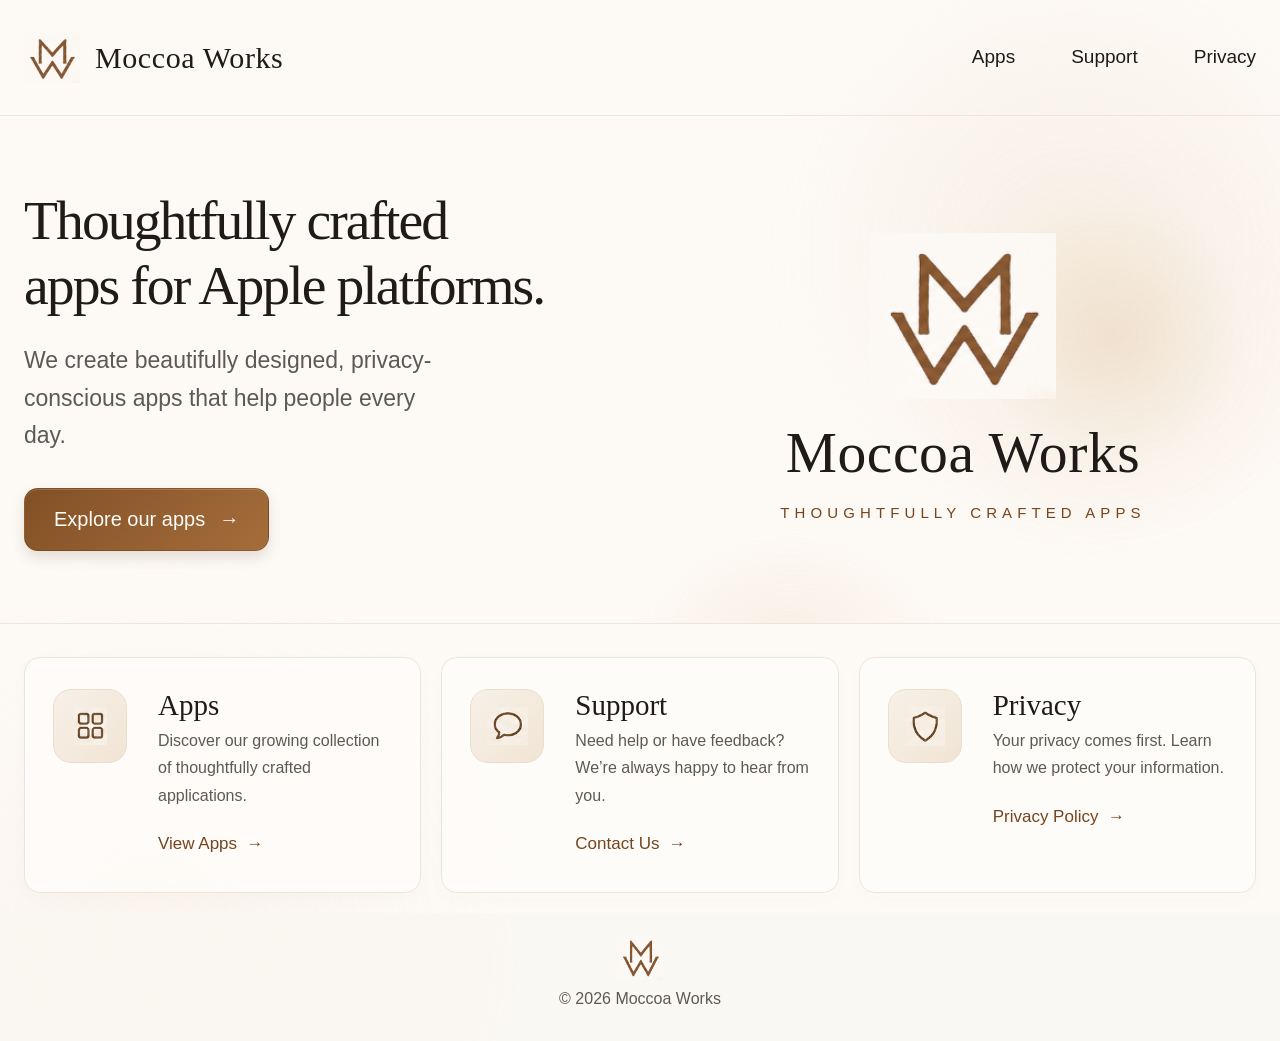
<file: index.html>
<!DOCTYPE html>
<html lang="en">
<head>
  <meta charset="UTF-8">
  <meta name="viewport" content="width=device-width, initial-scale=1.0">
  <title>Moccoa Works</title>
  <meta name="description" content="Thoughtfully crafted apps for Apple platforms.">
  <link rel="stylesheet" href="style.css">
</head>
<body>
  <header>
    <a href="index.html" class="brand" aria-label="Moccoa Works home">
      <img class="brand-mark" src="assets/moccoa-works-logo.png" alt="">
      <span>Moccoa Works</span>
    </a>
    <nav aria-label="Primary navigation"><a href="apps/">Apps</a><a href="support/">Support</a><a href="privacy/">Privacy</a></nav>
  </header>

  <main>
    <section class="hero">
      <div class="hero-copy">
        <h1>Thoughtfully crafted<br>apps for Apple platforms.</h1>
        <p>We create beautifully designed, privacy-conscious apps that help people every day.</p>
        <a class="button" href="apps/">Explore our apps <span aria-hidden="true">→</span></a>
      </div>
      <div class="hero-brand" aria-label="Moccoa Works — thoughtfully crafted apps">
        <img class="brand-mark" src="assets/moccoa-works-logo.png" alt="">
        <div class="hero-brand-name">Moccoa Works</div><div class="tagline">THOUGHTFULLY CRAFTED APPS</div>
      </div>
    </section>

    <section class="cards" aria-label="Explore Moccoa Works">
      <article class="card home-card"><div class="card-icon"><img src="assets/apps-icon.png" alt=""></div><div><h2>Apps</h2><p>Discover our growing collection of thoughtfully crafted applications.</p><a href="apps/">View Apps&nbsp; →</a></div></article>
      <article class="card home-card"><div class="card-icon"><img src="assets/support-icon.png" alt=""></div><div><h2>Support</h2><p>Need help or have feedback? We’re always happy to hear from you.</p><a href="support/">Contact Us&nbsp; →</a></div></article>
      <article class="card home-card"><div class="card-icon"><img src="assets/privacy-icon.png" alt=""></div><div><h2>Privacy</h2><p>Your privacy comes first. Learn how we protect your information.</p><a href="privacy/">Privacy Policy&nbsp; →</a></div></article>
    </section>
  </main>

  <footer>
    <img class="footer-mark" src="assets/moccoa-works-logo.png" alt="">
    © 2026 Moccoa Works
  </footer>
</body>
</html>
</file>
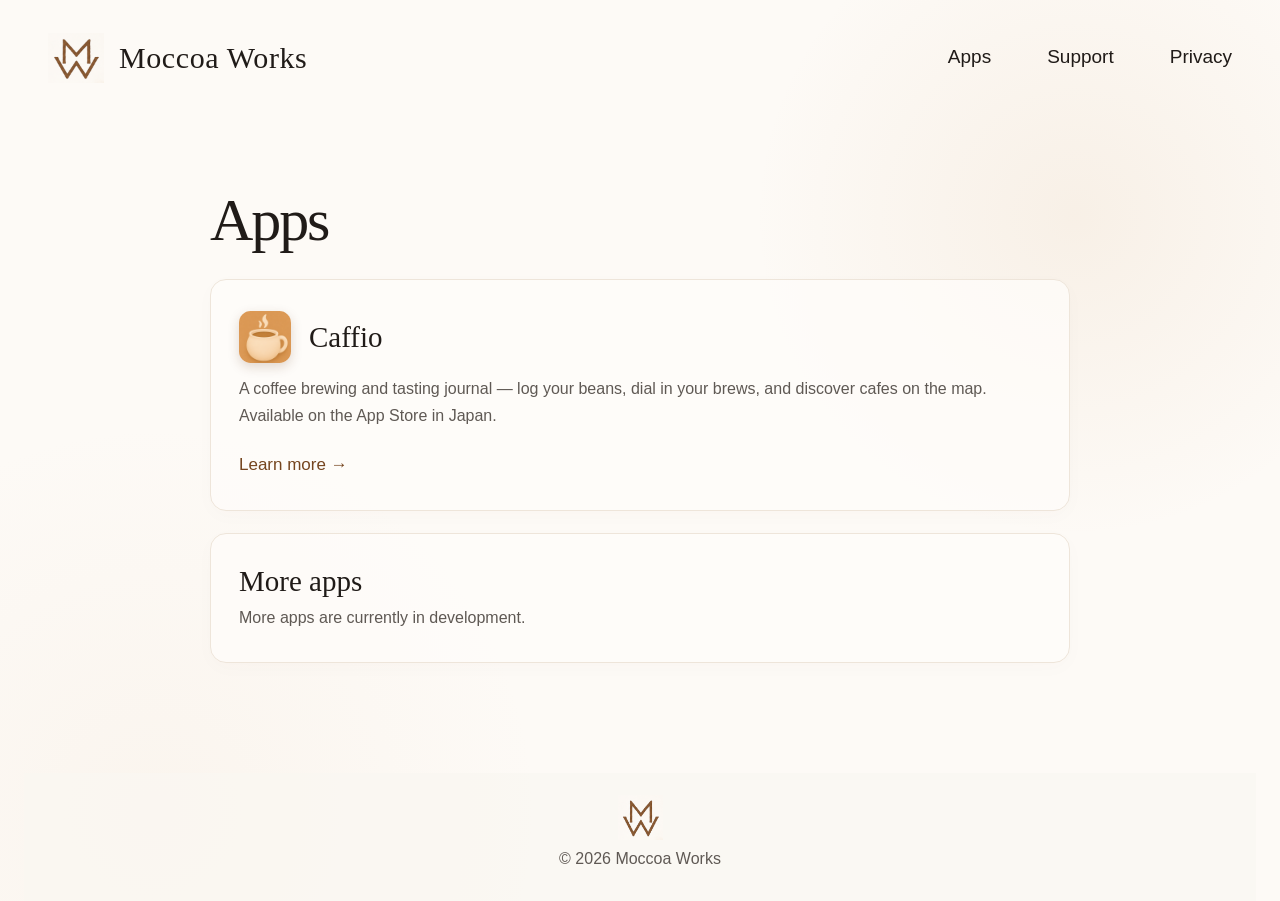
<file: apps/index.html>
<!DOCTYPE html>
<html lang="en">
<head>
  <meta charset="UTF-8">
  <meta name="viewport" content="width=device-width, initial-scale=1.0">
  <title>Apps | Moccoa Works</title>
  <link rel="stylesheet" href="../style.css">
</head>

<body>
  <div class="container">

    <header class="header">
      <a href="../index.html" class="brand" aria-label="Moccoa Works home">
        <img class="brand-mark" src="../assets/moccoa-works-logo.png" alt=""><span>Moccoa Works</span>
      </a>
      <nav>
        <a href="index.html">Apps</a>
        <a href="../support/index.html">Support</a>
        <a href="../privacy/">Privacy</a>
      </nav>
    </header>

    <main class="content">

      <h1>Apps</h1>

      <div class="card">
        <div class="app-title">
          <img class="app-icon small" src="../assets/caffio-icon.png" alt="Caffio app icon">
          <h2>Caffio</h2>
        </div>
        <p>
          A coffee brewing and tasting journal — log your beans,
          dial in your brews, and discover cafes on the map.
        </p>
        <p class="muted">
          Available on the App Store in Japan.
        </p>
        <a href="caffio/">Learn more →</a>
      </div>

      <div class="card">
        <h2>More apps</h2>
        <p>
          More apps are currently in development.
        </p>
      </div>

    </main>

    <footer class="footer"><img class="footer-mark" src="../assets/moccoa-works-logo.png" alt="">© 2026 Moccoa Works</footer>

  </div>
</body>
</html>
</file>
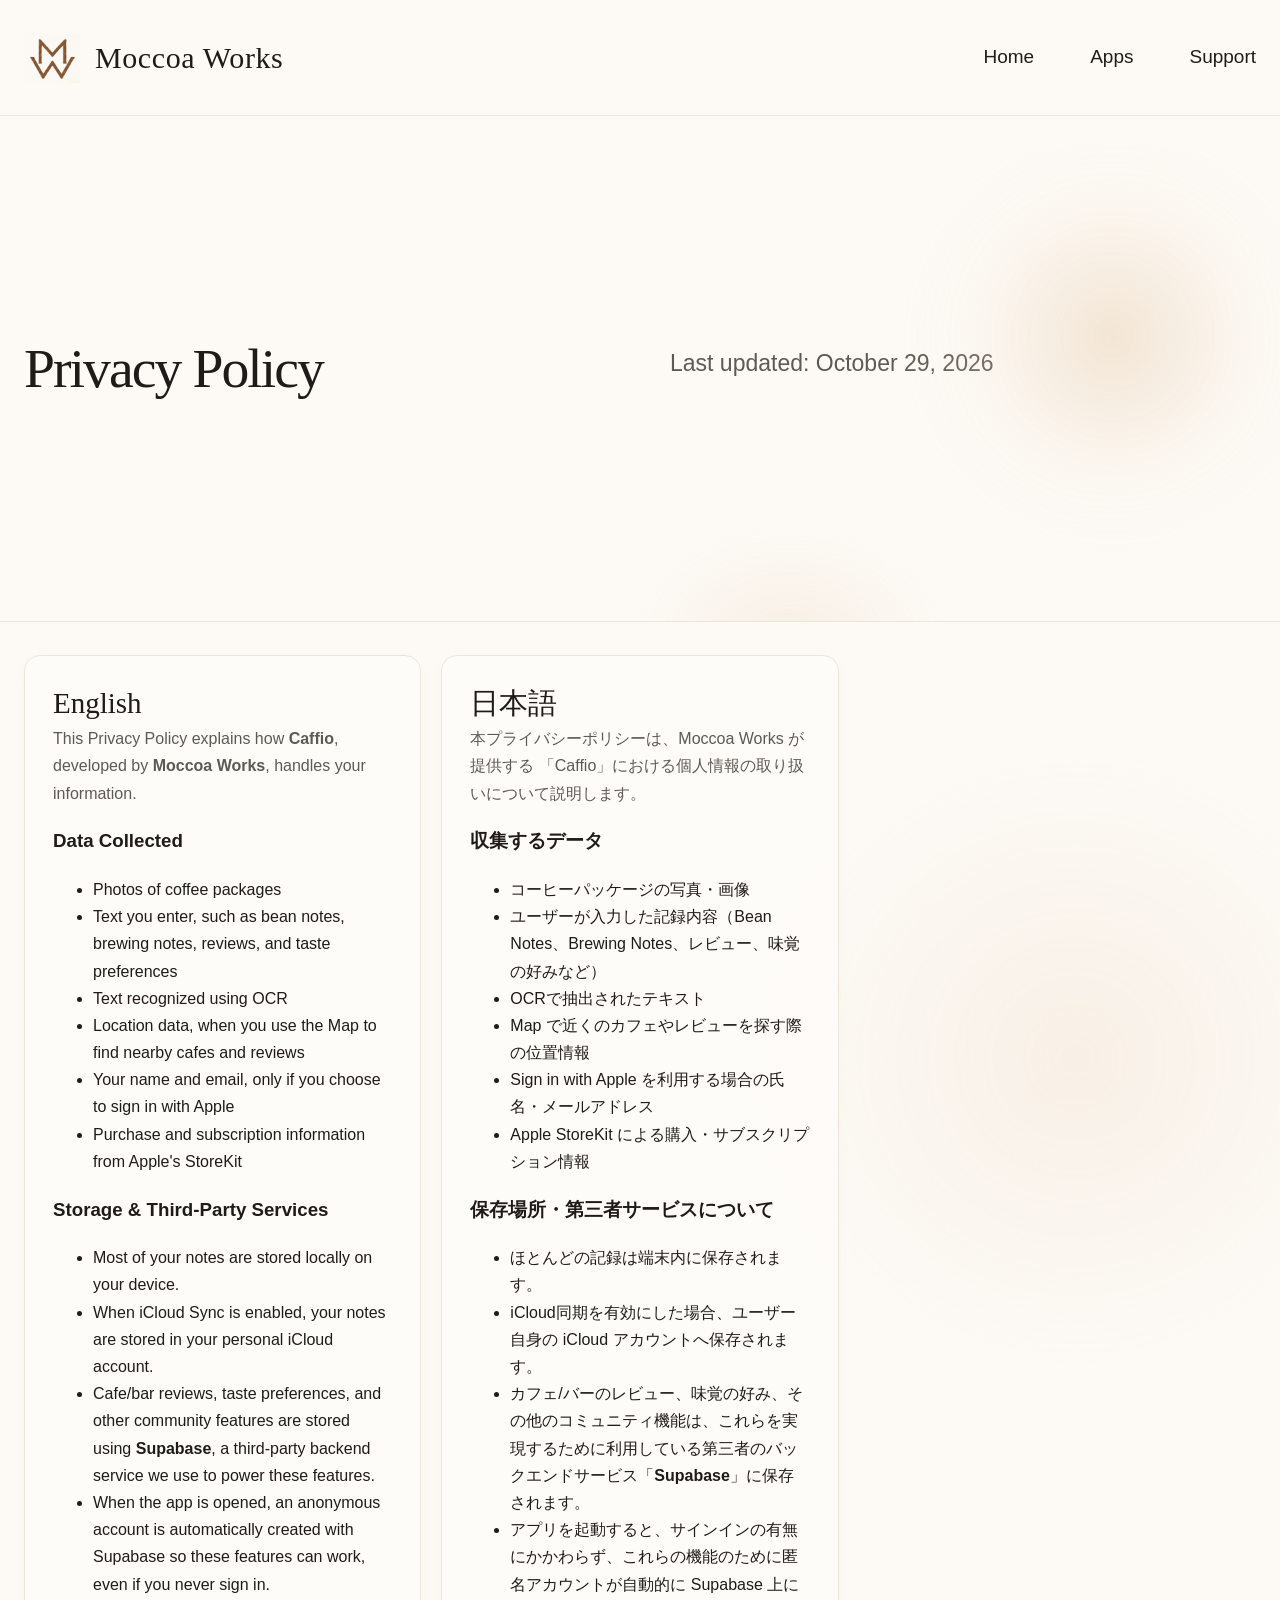
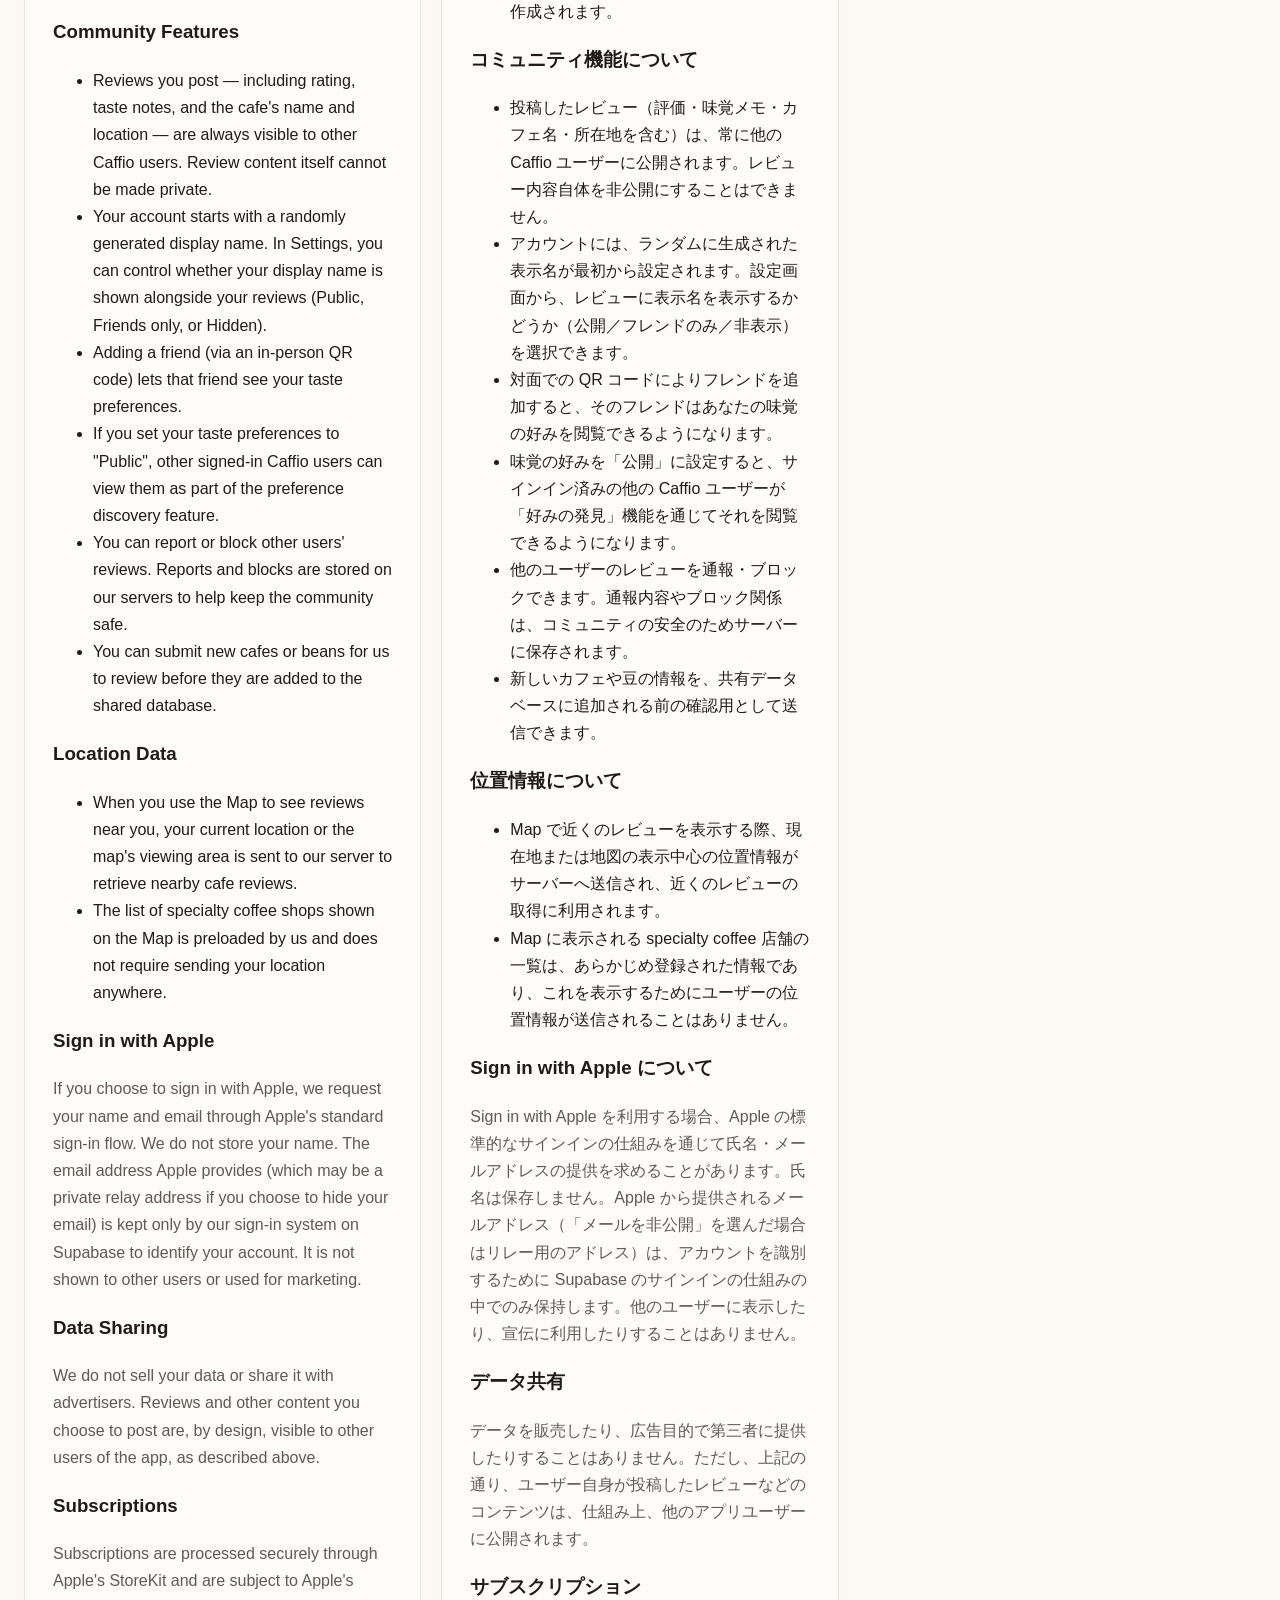
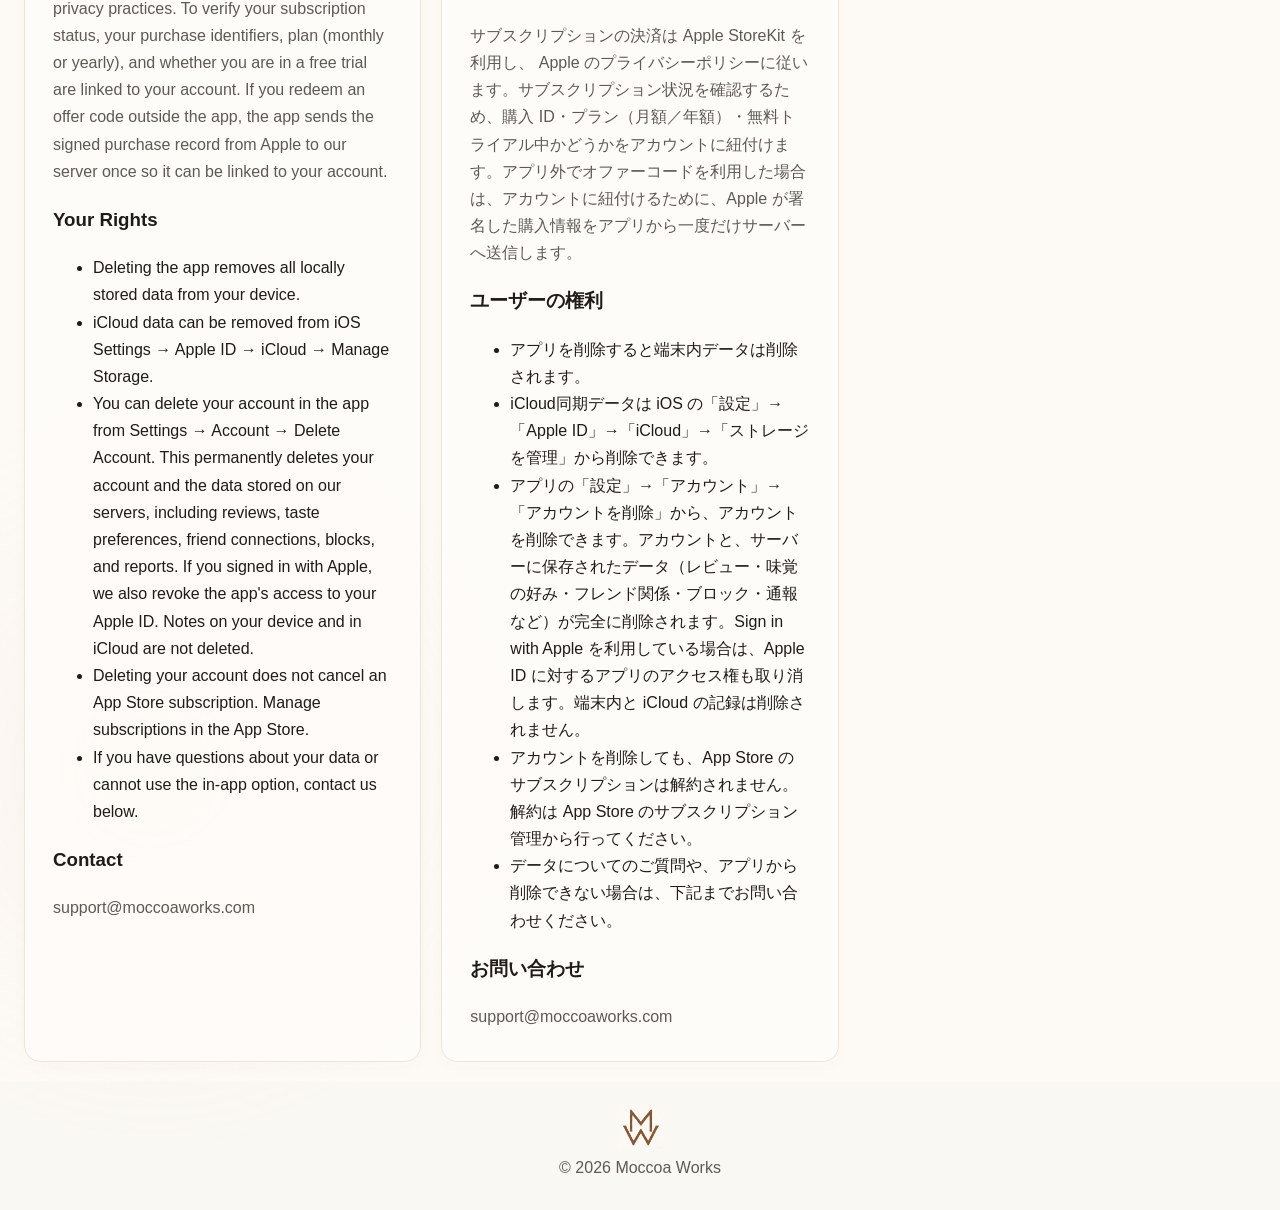
<file: privacy/index.html>
<!DOCTYPE html>
<html lang="en">
<head>
<meta charset="UTF-8">
<meta name="viewport" content="width=device-width, initial-scale=1.0">
<title>Privacy Policy | Moccoa Works</title>
<link rel="stylesheet" href="../style.css">
</head>

<body>

<header>
<a href="../index.html" class="brand" aria-label="Moccoa Works home">
<img class="brand-mark" src="../assets/moccoa-works-logo.png" alt=""><span>Moccoa Works</span>
</a>

<nav>
<a href="../">Home</a>
<a href="../apps/">Apps</a>
<a href="../support/">Support</a>
</nav>
</header>

<section class="hero">

<h1>Privacy Policy</h1>

<p>
Last updated: October 29, 2026
</p>

</section>

<section class="cards">

<div class="card">

<h2>English</h2>

<p>
This Privacy Policy explains how <strong>Caffio</strong>, developed by
<strong>Moccoa Works</strong>, handles your information.
</p>

<h3>Data Collected</h3>

<ul>
<li>Photos of coffee packages</li>
<li>Text you enter, such as bean notes, brewing notes, reviews, and taste preferences</li>
<li>Text recognized using OCR</li>
<li>Location data, when you use the Map to find nearby cafes and reviews</li>
<li>Your name and email, only if you choose to sign in with Apple</li>
<li>Purchase and subscription information from Apple's StoreKit</li>
</ul>

<h3>Storage &amp; Third-Party Services</h3>

<ul>
<li>Most of your notes are stored locally on your device.</li>
<li>When iCloud Sync is enabled, your notes are stored in your personal iCloud account.</li>
<li>Cafe/bar reviews, taste preferences, and other community features are stored using <strong>Supabase</strong>, a third-party backend service we use to power these features.</li>
<li>When the app is opened, an anonymous account is automatically created with Supabase so these features can work, even if you never sign in.</li>
</ul>

<h3>Community Features</h3>

<ul>
<li>Reviews you post — including rating, taste notes, and the cafe's name and location — are always visible to other Caffio users. Review content itself cannot be made private.</li>
<li>Your account starts with a randomly generated display name. In Settings, you can control whether your display name is shown alongside your reviews (Public, Friends only, or Hidden).</li>
<li>Adding a friend (via an in-person QR code) lets that friend see your taste preferences.</li>
<li>If you set your taste preferences to "Public", other signed-in Caffio users can view them as part of the preference discovery feature.</li>
<li>You can report or block other users' reviews. Reports and blocks are stored on our servers to help keep the community safe.</li>
<li>You can submit new cafes or beans for us to review before they are added to the shared database.</li>
</ul>

<h3>Location Data</h3>

<ul>
<li>When you use the Map to see reviews near you, your current location or the map's viewing area is sent to our server to retrieve nearby cafe reviews.</li>
<li>The list of specialty coffee shops shown on the Map is preloaded by us and does not require sending your location anywhere.</li>
</ul>

<h3>Sign in with Apple</h3>

<p>
If you choose to sign in with Apple, we request your name and email through Apple's standard sign-in flow. We do not store your name. The email address Apple provides (which may be a private relay address if you choose to hide your email) is kept only by our sign-in system on Supabase to identify your account. It is not shown to other users or used for marketing.
</p>

<h3>Data Sharing</h3>

<p>
We do not sell your data or share it with advertisers. Reviews and other content you choose to post are, by design, visible to other users of the app, as described above.
</p>

<h3>Subscriptions</h3>

<p>
Subscriptions are processed securely through Apple's StoreKit and are subject to Apple's privacy practices. To verify your subscription status, your purchase identifiers, plan (monthly or yearly), and whether you are in a free trial are linked to your account. If you redeem an offer code outside the app, the app sends the signed purchase record from Apple to our server once so it can be linked to your account.
</p>

<h3>Your Rights</h3>

<ul>
<li>Deleting the app removes all locally stored data from your device.</li>
<li>iCloud data can be removed from iOS Settings → Apple ID → iCloud → Manage Storage.</li>
<li>You can delete your account in the app from Settings → Account → Delete Account. This permanently deletes your account and the data stored on our servers, including reviews, taste preferences, friend connections, blocks, and reports. If you signed in with Apple, we also revoke the app's access to your Apple ID. Notes on your device and in iCloud are not deleted.</li>
<li>Deleting your account does not cancel an App Store subscription. Manage subscriptions in the App Store.</li>
<li>If you have questions about your data or cannot use the in-app option, contact us below.</li>
</ul>

<h3>Contact</h3>

<p>

support@moccoaworks.com

</p>

</div>

<div class="card">

<h2>日本語</h2>

<p>

本プライバシーポリシーは、Moccoa Works が提供する
「Caffio」における個人情報の取り扱いについて説明します。

</p>

<h3>収集するデータ</h3>

<ul>

<li>コーヒーパッケージの写真・画像</li>

<li>ユーザーが入力した記録内容（Bean Notes、Brewing Notes、レビュー、味覚の好みなど）</li>

<li>OCRで抽出されたテキスト</li>

<li>Map で近くのカフェやレビューを探す際の位置情報</li>

<li>Sign in with Apple を利用する場合の氏名・メールアドレス</li>

<li>Apple StoreKit による購入・サブスクリプション情報</li>

</ul>

<h3>保存場所・第三者サービスについて</h3>

<ul>

<li>ほとんどの記録は端末内に保存されます。</li>

<li>iCloud同期を有効にした場合、ユーザー自身の iCloud アカウントへ保存されます。</li>

<li>カフェ/バーのレビュー、味覚の好み、その他のコミュニティ機能は、これらを実現するために利用している第三者のバックエンドサービス「<strong>Supabase</strong>」に保存されます。</li>

<li>アプリを起動すると、サインインの有無にかかわらず、これらの機能のために匿名アカウントが自動的に Supabase 上に作成されます。</li>

</ul>

<h3>コミュニティ機能について</h3>

<ul>

<li>投稿したレビュー（評価・味覚メモ・カフェ名・所在地を含む）は、常に他の Caffio ユーザーに公開されます。レビュー内容自体を非公開にすることはできません。</li>

<li>アカウントには、ランダムに生成された表示名が最初から設定されます。設定画面から、レビューに表示名を表示するかどうか（公開／フレンドのみ／非表示）を選択できます。</li>

<li>対面での QR コードによりフレンドを追加すると、そのフレンドはあなたの味覚の好みを閲覧できるようになります。</li>

<li>味覚の好みを「公開」に設定すると、サインイン済みの他の Caffio ユーザーが「好みの発見」機能を通じてそれを閲覧できるようになります。</li>

<li>他のユーザーのレビューを通報・ブロックできます。通報内容やブロック関係は、コミュニティの安全のためサーバーに保存されます。</li>

<li>新しいカフェや豆の情報を、共有データベースに追加される前の確認用として送信できます。</li>

</ul>

<h3>位置情報について</h3>

<ul>

<li>Map で近くのレビューを表示する際、現在地または地図の表示中心の位置情報がサーバーへ送信され、近くのレビューの取得に利用されます。</li>

<li>Map に表示される specialty coffee 店舗の一覧は、あらかじめ登録された情報であり、これを表示するためにユーザーの位置情報が送信されることはありません。</li>

</ul>

<h3>Sign in with Apple について</h3>

<p>

Sign in with Apple を利用する場合、Apple の標準的なサインインの仕組みを通じて氏名・メールアドレスの提供を求めることがあります。氏名は保存しません。Apple から提供されるメールアドレス（「メールを非公開」を選んだ場合はリレー用のアドレス）は、アカウントを識別するために Supabase のサインインの仕組みの中でのみ保持します。他のユーザーに表示したり、宣伝に利用したりすることはありません。

</p>

<h3>データ共有</h3>

<p>

データを販売したり、広告目的で第三者に提供したりすることはありません。ただし、上記の通り、ユーザー自身が投稿したレビューなどのコンテンツは、仕組み上、他のアプリユーザーに公開されます。

</p>

<h3>サブスクリプション</h3>

<p>

サブスクリプションの決済は Apple StoreKit を利用し、
Apple のプライバシーポリシーに従います。サブスクリプション状況を確認するため、購入 ID・プラン（月額／年額）・無料トライアル中かどうかをアカウントに紐付けます。アプリ外でオファーコードを利用した場合は、アカウントに紐付けるために、Apple が署名した購入情報をアプリから一度だけサーバーへ送信します。

</p>

<h3>ユーザーの権利</h3>

<ul>

<li>アプリを削除すると端末内データは削除されます。</li>

<li>iCloud同期データは iOS の「設定」→「Apple ID」→「iCloud」→「ストレージを管理」から削除できます。</li>

<li>アプリの「設定」→「アカウント」→「アカウントを削除」から、アカウントを削除できます。アカウントと、サーバーに保存されたデータ（レビュー・味覚の好み・フレンド関係・ブロック・通報など）が完全に削除されます。Sign in with Apple を利用している場合は、Apple ID に対するアプリのアクセス権も取り消します。端末内と iCloud の記録は削除されません。</li>

<li>アカウントを削除しても、App Store のサブスクリプションは解約されません。解約は App Store のサブスクリプション管理から行ってください。</li>

<li>データについてのご質問や、アプリから削除できない場合は、下記までお問い合わせください。</li>

</ul>

<h3>お問い合わせ</h3>

<p>

support@moccoaworks.com

</p>

</div>

</section>

<footer><img class="footer-mark" src="../assets/moccoa-works-logo.png" alt="">© 2026 Moccoa Works</footer>

</body>
</html>
</file>
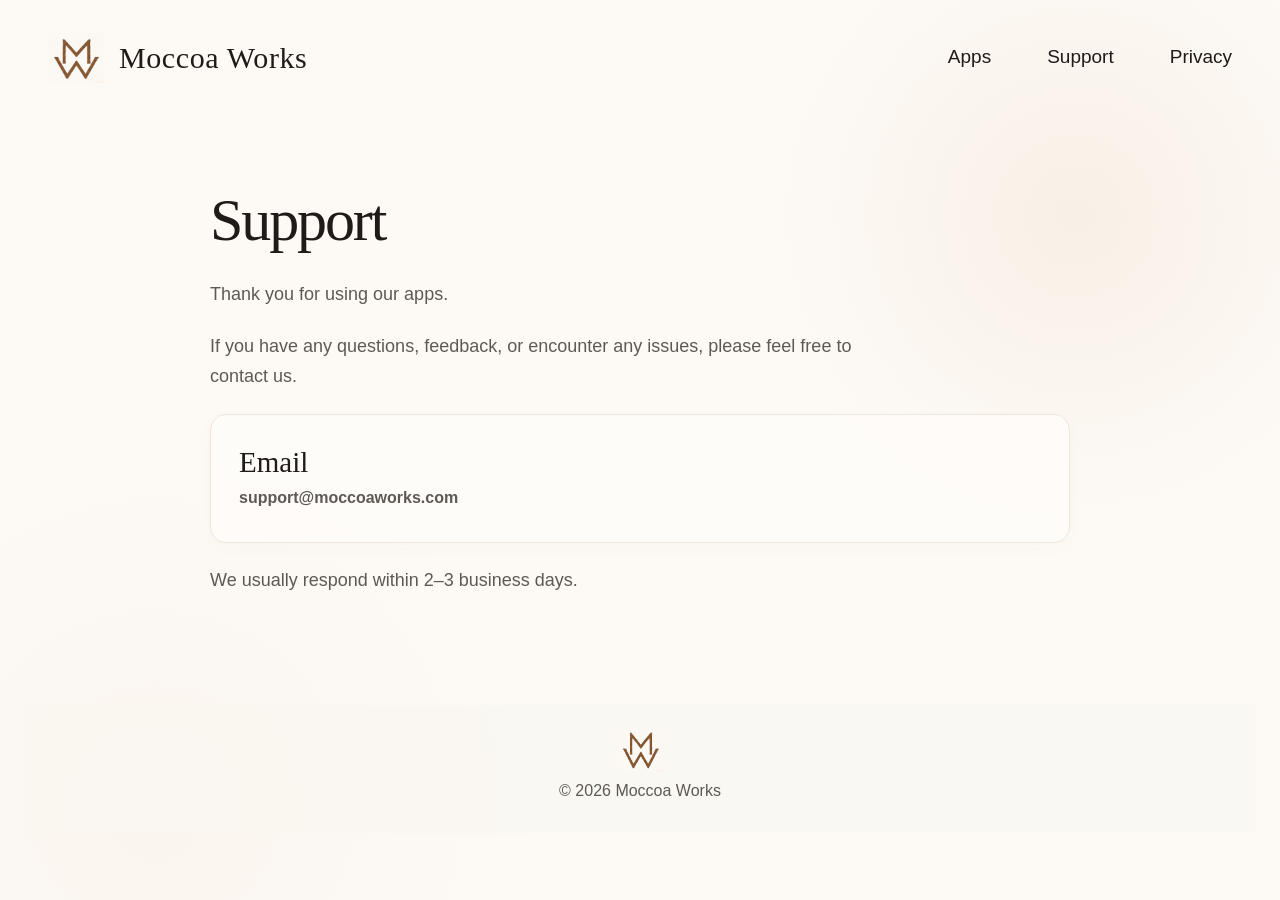
<file: support/index.html>
<!DOCTYPE html>
<html lang="en">
<head>
  <meta charset="UTF-8">
  <meta name="viewport" content="width=device-width, initial-scale=1.0">
  <title>Support | Moccoa Works</title>
  <link rel="stylesheet" href="../style.css">
</head>

<body>
  <div class="container">

    <header class="header">
      <a href="../index.html" class="brand" aria-label="Moccoa Works home">
        <img class="brand-mark" src="../assets/moccoa-works-logo.png" alt=""><span>Moccoa Works</span>
      </a>
      <nav>
        <a href="../apps/index.html">Apps</a>
        <a href="index.html">Support</a>
        <a href="../privacy/">Privacy</a>
      </nav>
    </header>

    <main class="content">

      <h1>Support</h1>

      <p>
        Thank you for using our apps.
      </p>

      <p>
        If you have any questions, feedback, or encounter any issues,
        please feel free to contact us.
      </p>

      <div class="card">
        <h2>Email</h2>
        <p><strong>support@moccoaworks.com</strong></p>
      </div>

      <p class="muted">
        We usually respond within 2–3 business days.
      </p>

    </main>

    <footer class="footer"><img class="footer-mark" src="../assets/moccoa-works-logo.png" alt="">© 2026 Moccoa Works</footer>

  </div>
</body>
</html>
</file>
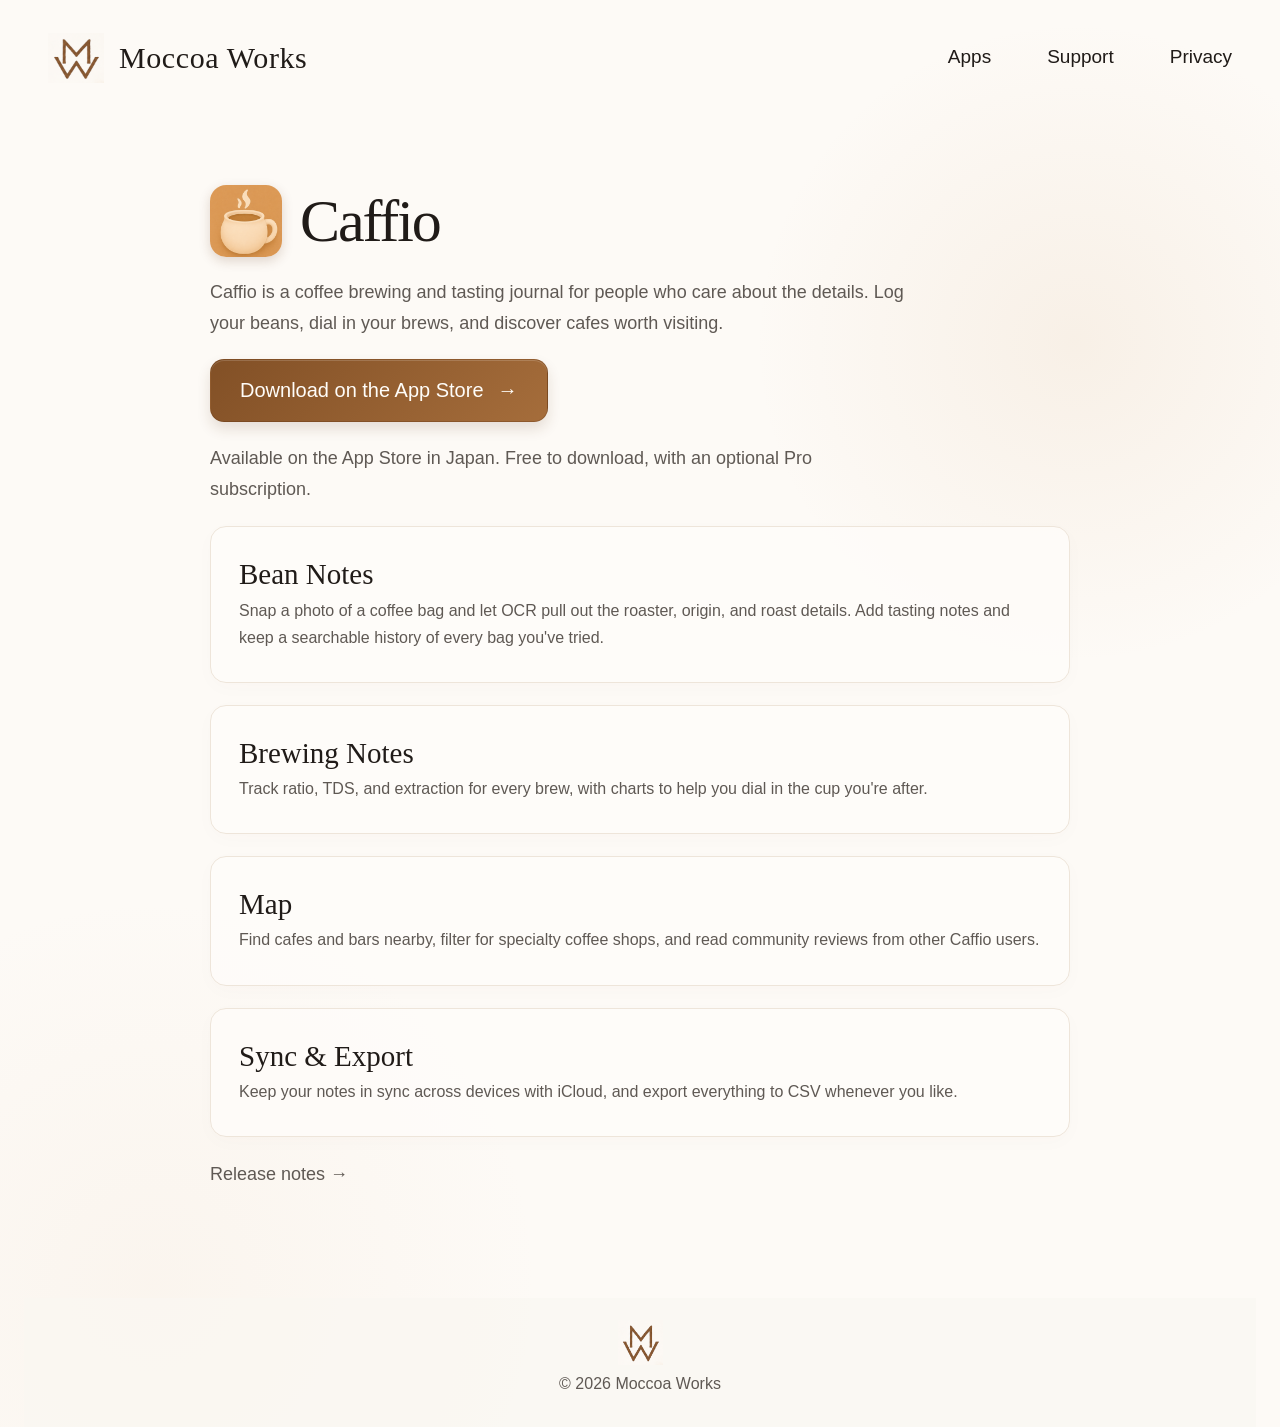
<file: apps/caffio/index.html>
<!DOCTYPE html>
<html lang="en">
<head>
  <meta charset="UTF-8">
  <meta name="viewport" content="width=device-width, initial-scale=1.0">
  <title>Caffio | Moccoa Works</title>
  <link rel="stylesheet" href="../../style.css">
</head>

<body>
  <div class="container">

    <header class="header">
      <a href="../../index.html" class="brand" aria-label="Moccoa Works home">
        <img class="brand-mark" src="../../assets/moccoa-works-logo.png" alt=""><span>Moccoa Works</span>
      </a>
      <nav>
        <a href="../index.html">Apps</a>
        <a href="../../support/index.html">Support</a>
        <a href="../../privacy/">Privacy</a>
      </nav>
    </header>

    <main class="content">

      <div class="app-title">
        <img class="app-icon" src="../../assets/caffio-icon.png" alt="Caffio app icon">
        <h1>Caffio</h1>
      </div>

      <p>
        Caffio is a coffee brewing and tasting journal for people who
        care about the details. Log your beans, dial in your brews,
        and discover cafes worth visiting.
      </p>

      <p>
        <a class="button" href="https://apps.apple.com/jp/app/id6779032328">Download on the App Store <span aria-hidden="true">→</span></a>
      </p>

      <p class="muted">
        Available on the App Store in Japan. Free to download, with an
        optional Pro subscription.
      </p>

      <div class="card">
        <h2>Bean Notes</h2>
        <p>
          Snap a photo of a coffee bag and let OCR pull out the roaster,
          origin, and roast details. Add tasting notes and keep a
          searchable history of every bag you've tried.
        </p>
      </div>

      <div class="card">
        <h2>Brewing Notes</h2>
        <p>
          Track ratio, TDS, and extraction for every brew, with charts
          to help you dial in the cup you're after.
        </p>
      </div>

      <div class="card">
        <h2>Map</h2>
        <p>
          Find cafes and bars nearby, filter for specialty coffee shops,
          and read community reviews from other Caffio users.
        </p>
      </div>

      <div class="card">
        <h2>Sync &amp; Export</h2>
        <p>
          Keep your notes in sync across devices with iCloud, and
          export everything to CSV whenever you like.
        </p>
      </div>

      <p>
        <a href="releases.html">Release notes →</a>
      </p>

    </main>

    <footer class="footer"><img class="footer-mark" src="../../assets/moccoa-works-logo.png" alt="">© 2026 Moccoa Works</footer>

  </div>
</body>
</html>
</file>
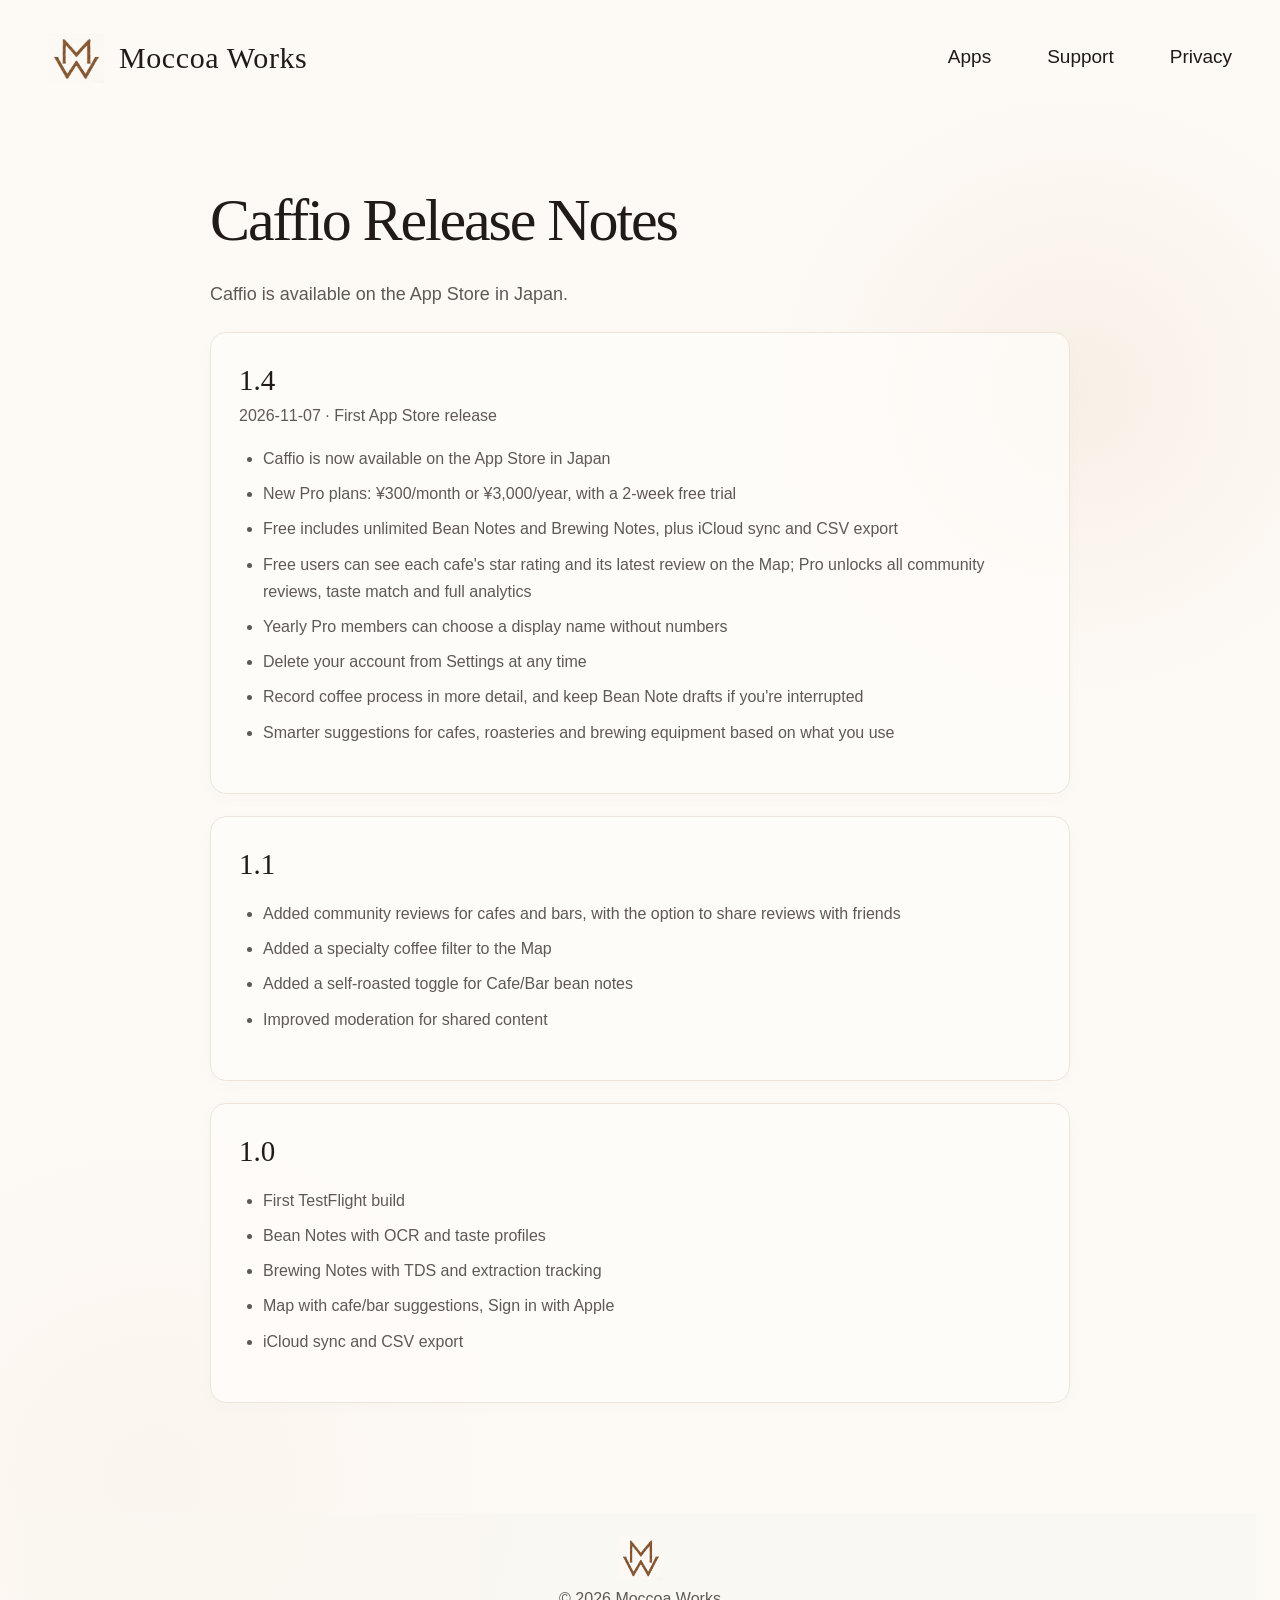
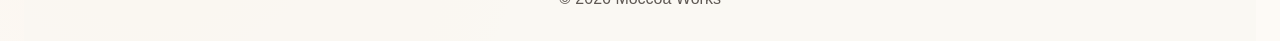
<file: apps/caffio/releases.html>
<!DOCTYPE html>
<html lang="en">
<head>
  <meta charset="UTF-8">
  <meta name="viewport" content="width=device-width, initial-scale=1.0">
  <title>Caffio Release Notes | Moccoa Works</title>
  <link rel="stylesheet" href="../../style.css">
</head>

<body>
  <div class="container">

    <header class="header">
      <a href="../../index.html" class="brand" aria-label="Moccoa Works home">
        <img class="brand-mark" src="../../assets/moccoa-works-logo.png" alt=""><span>Moccoa Works</span>
      </a>
      <nav>
        <a href="../index.html">Apps</a>
        <a href="../../support/index.html">Support</a>
        <a href="../../privacy/">Privacy</a>
      </nav>
    </header>

    <main class="content">

      <h1>Caffio Release Notes</h1>

      <p class="muted">
        Caffio is available on the <a href="https://apps.apple.com/jp/app/id6779032328">App Store</a> in Japan.
      </p>

      <div class="card">
        <h2>1.4</h2>
        <p class="muted">2026-11-07 · First App Store release</p>
        <ul>
          <li>Caffio is now available on the App Store in Japan</li>
          <li>New Pro plans: ¥300/month or ¥3,000/year, with a 2-week free trial</li>
          <li>Free includes unlimited Bean Notes and Brewing Notes, plus iCloud sync and CSV export</li>
          <li>Free users can see each cafe's star rating and its latest review on the Map; Pro unlocks all community reviews, taste match and full analytics</li>
          <li>Yearly Pro members can choose a display name without numbers</li>
          <li>Delete your account from Settings at any time</li>
          <li>Record coffee process in more detail, and keep Bean Note drafts if you're interrupted</li>
          <li>Smarter suggestions for cafes, roasteries and brewing equipment based on what you use</li>
        </ul>
      </div>

      <div class="card">
        <h2>1.1</h2>
        <ul>
          <li>Added community reviews for cafes and bars, with the option to share reviews with friends</li>
          <li>Added a specialty coffee filter to the Map</li>
          <li>Added a self-roasted toggle for Cafe/Bar bean notes</li>
          <li>Improved moderation for shared content</li>
        </ul>
      </div>

      <div class="card">
        <h2>1.0</h2>
        <ul>
          <li>First TestFlight build</li>
          <li>Bean Notes with OCR and taste profiles</li>
          <li>Brewing Notes with TDS and extraction tracking</li>
          <li>Map with cafe/bar suggestions, Sign in with Apple</li>
          <li>iCloud sync and CSV export</li>
        </ul>
      </div>

    </main>

    <footer class="footer"><img class="footer-mark" src="../../assets/moccoa-works-logo.png" alt="">© 2026 Moccoa Works</footer>

  </div>
</body>
</html>
</file>
<file: style.css>
/* Moccoa Works — warm, crafted editorial theme */
:root {
  --background: #fdfaf6;
  --surface: rgba(255, 253, 250, 0.78);
  --text: #201b18;
  --secondary: #5f5954;
  --border: #eee5da;
  --accent: #75451f;
  --accent-light: #9b6334;
  --paper: #f6eadb;
  --radius: 16px;
  --max-width: 1296px;
}

* { box-sizing: border-box; }

html { background: var(--background); }

body {
  margin: 0;
  min-width: 320px;
  color: var(--text);
  background:
    radial-gradient(circle at 84% 24%, rgba(213, 172, 126, .13), transparent 20rem),
    radial-gradient(circle at 12% 90%, rgba(232, 207, 180, .12), transparent 24rem),
    var(--background);
  font-family: -apple-system, BlinkMacSystemFont, "Helvetica Neue", Arial, sans-serif;
  font-size: 16px;
  line-height: 1.7;
  -webkit-font-smoothing: antialiased;
}

a { color: inherit; text-decoration: none; }

header, .header {
  max-width: var(--max-width);
  min-height: 115px;
  margin: 0 auto;
  padding: 24px 0;
  display: flex;
  align-items: center;
  justify-content: space-between;
}

.logo, .brand {
  display: inline-flex;
  align-items: center;
  gap: 15px;
  color: var(--text);
  font-family: Georgia, "Times New Roman", serif;
  font-size: 30px;
  letter-spacing: .02em;
  line-height: 1;
}

.brand-mark {
  width: 56px;
  height: 56px;
  flex: none;
  color: var(--accent);
  object-fit: contain;
}

nav { display: flex; align-items: center; gap: 56px; }

nav a {
  color: var(--text);
  font-size: 19px;
  line-height: 1.2;
  transition: color .2s ease;
}

nav a:hover, .card a:hover { color: var(--accent-light); }

.hero {
  max-width: none;
  min-height: 507px;
  margin: 0;
  padding: 72px max(24px, calc((100vw - var(--max-width)) / 2));
  display: grid;
  grid-template-columns: minmax(0, 1fr) minmax(420px, 1fr);
  align-items: center;
  gap: 60px;
  text-align: left;
  border-top: 1px solid var(--border);
  border-bottom: 1px solid var(--border);
  overflow: hidden;
  position: relative;
}

.hero::before, .hero::after {
  content: "";
  position: absolute;
  pointer-events: none;
  filter: blur(2px);
  opacity: .72;
}

.hero::before {
  width: 430px;
  height: 430px;
  right: -48px;
  top: 28px;
  background: radial-gradient(circle at 50% 45%, rgba(227, 199, 164, .56), rgba(244, 229, 211, .2) 43%, transparent 70%);
}

.hero::after {
  width: 340px;
  height: 260px;
  right: 320px;
  bottom: -155px;
  background: radial-gradient(ellipse, rgba(235, 214, 189, .44), transparent 68%);
}

.hero-copy, .hero-brand { position: relative; z-index: 1; }

.hero h1, .content h1 {
  margin: 0;
  font-family: Georgia, "Times New Roman", serif;
  font-size: clamp(46px, 4.35vw, 66px);
  font-weight: 400;
  line-height: 1.17;
  letter-spacing: -.035em;
}

.hero p {
  max-width: 410px;
  margin: 24px 0 34px;
  color: var(--secondary);
  font-size: 23px;
  line-height: 1.62;
}

.button {
  display: inline-flex;
  align-items: center;
  gap: 14px;
  padding: 15px 29px;
  border: 1px solid rgba(91, 48, 19, .25);
  border-radius: 14px;
  background: linear-gradient(135deg, #825026, #a56d3b);
  box-shadow: inset 0 1px rgba(255,255,255,.16), 0 7px 14px rgba(87, 47, 19, .14);
  color: #fffdf9;
  font-size: 20px;
  font-weight: 500;
  line-height: 1.55;
  transition: transform .2s ease, box-shadow .2s ease;
}

.button:hover { transform: translateY(-2px); box-shadow: inset 0 1px rgba(255,255,255,.16), 0 10px 18px rgba(87, 47, 19, .2); }

.hero-brand { text-align: center; transform: translateY(5px); }
.hero-brand .brand-mark { width: 186px; height: 186px; margin: 0 auto 5px; }
.hero-brand-name {
  font-family: Georgia, "Times New Roman", serif;
  font-size: clamp(48px, 4.5vw, 68px);
  letter-spacing: .01em;
  line-height: 1.05;
}
.tagline {
  margin-top: 17px;
  color: var(--accent);
  font-size: 15px;
  font-weight: 500;
  letter-spacing: .34em;
}

.cards {
  max-width: var(--max-width);
  margin: 0 auto;
  padding: 33px 0 20px;
  display: grid;
  grid-template-columns: repeat(3, 1fr);
  gap: 20px;
}

.card {
  padding: 31px 28px;
  border: 1px solid var(--border);
  border-radius: var(--radius);
  background: var(--surface);
  box-shadow: 0 5px 20px rgba(83, 55, 27, .018);
}

.home-card { display: grid; grid-template-columns: 84px 1fr; gap: 21px; min-height: 236px; }
.card-icon {
  width: 74px; height: 74px; display: grid; place-items: center;
  border: 1px solid #eadfce; border-radius: 18px; background: linear-gradient(135deg, #f8f1e8, #f0e4d4);
  color: var(--accent); font-size: 34px; line-height: 1;
}
.card-icon img { display: block; max-width: 41px; max-height: 41px; width: auto; height: auto; object-fit: contain; }
.card h2 { margin: -3px 0 2px; font-family: Georgia, "Times New Roman", serif; font-size: 29px; font-weight: 400; line-height: 1.35; }
.card p { margin: 0; color: var(--secondary); }
.card a { display: inline-block; margin-top: 21px; color: var(--accent); font-size: 17px; font-weight: 500; }

.container { min-height: 100vh; padding: 0 max(24px, calc((100vw - var(--max-width)) / 2)); }
.content { max-width: 860px; margin: 0 auto; padding: 70px 0 88px; }
.content h1 { margin-bottom: 24px; font-size: clamp(44px, 5vw, 60px); }
.content > p { max-width: 700px; margin: 0 0 21px; color: var(--secondary); font-size: 18px; }
.content .card { margin: 22px 0; }
.content h3 { margin: 28px 0 8px; font-family: Georgia, "Times New Roman", serif; font-size: 23px; font-weight: 400; }
.content ul { padding-left: 24px; color: var(--secondary); }
.content li { margin: 8px 0; }
.muted { color: var(--secondary); }

footer, .footer {
  max-width: none;
  margin: 0;
  padding: 22px 24px 29px;
  border: 0;
  background: rgba(250, 247, 242, .76);
  color: var(--secondary);
  text-align: center;
  font-size: 16px;
}
.footer-mark { display: block; width: 45px; height: 45px; margin: 0 auto 5px; color: var(--accent); }

@media (max-width: 1360px) { header, .header, .cards { margin-left: 24px; margin-right: 24px; } }

@media (max-width: 760px) {
  header, .header { min-height: auto; padding: 20px 0; gap: 20px; flex-direction: column; }
  .logo, .brand { font-size: 25px; }
  .brand-mark { width: 45px; height: 45px; }
  nav { gap: 24px; } nav a { font-size: 16px; }
  .hero { min-height: 0; padding-top: 54px; padding-bottom: 58px; grid-template-columns: 1fr; gap: 44px; }
  .hero p { font-size: 19px; }
  .hero-brand { transform: none; }
  .hero-brand .brand-mark { width: 136px; height: 136px; }
  .hero-brand-name { font-size: 46px; }
  .tagline { font-size: 11px; letter-spacing: .25em; }
  .cards { grid-template-columns: 1fr; padding-top: 24px; padding-bottom: 12px; }
  .home-card { min-height: 0; }
  .content { padding-top: 43px; }
}

@media (max-width: 420px) { .home-card { grid-template-columns: 1fr; gap: 14px; } .card-icon { width: 58px; height: 58px; } }

.app-title { display: flex; align-items: center; gap: 18px; margin-bottom: 20px; }
.card .app-title { margin-bottom: 12px; }
.app-title h1, .app-title h2 { margin: 0; }
.app-icon { width: 72px; height: 72px; border-radius: 22.5%; box-shadow: 0 4px 12px rgba(87, 47, 19, .18); flex-shrink: 0; }
.app-icon.small { width: 52px; height: 52px; }
</file>
